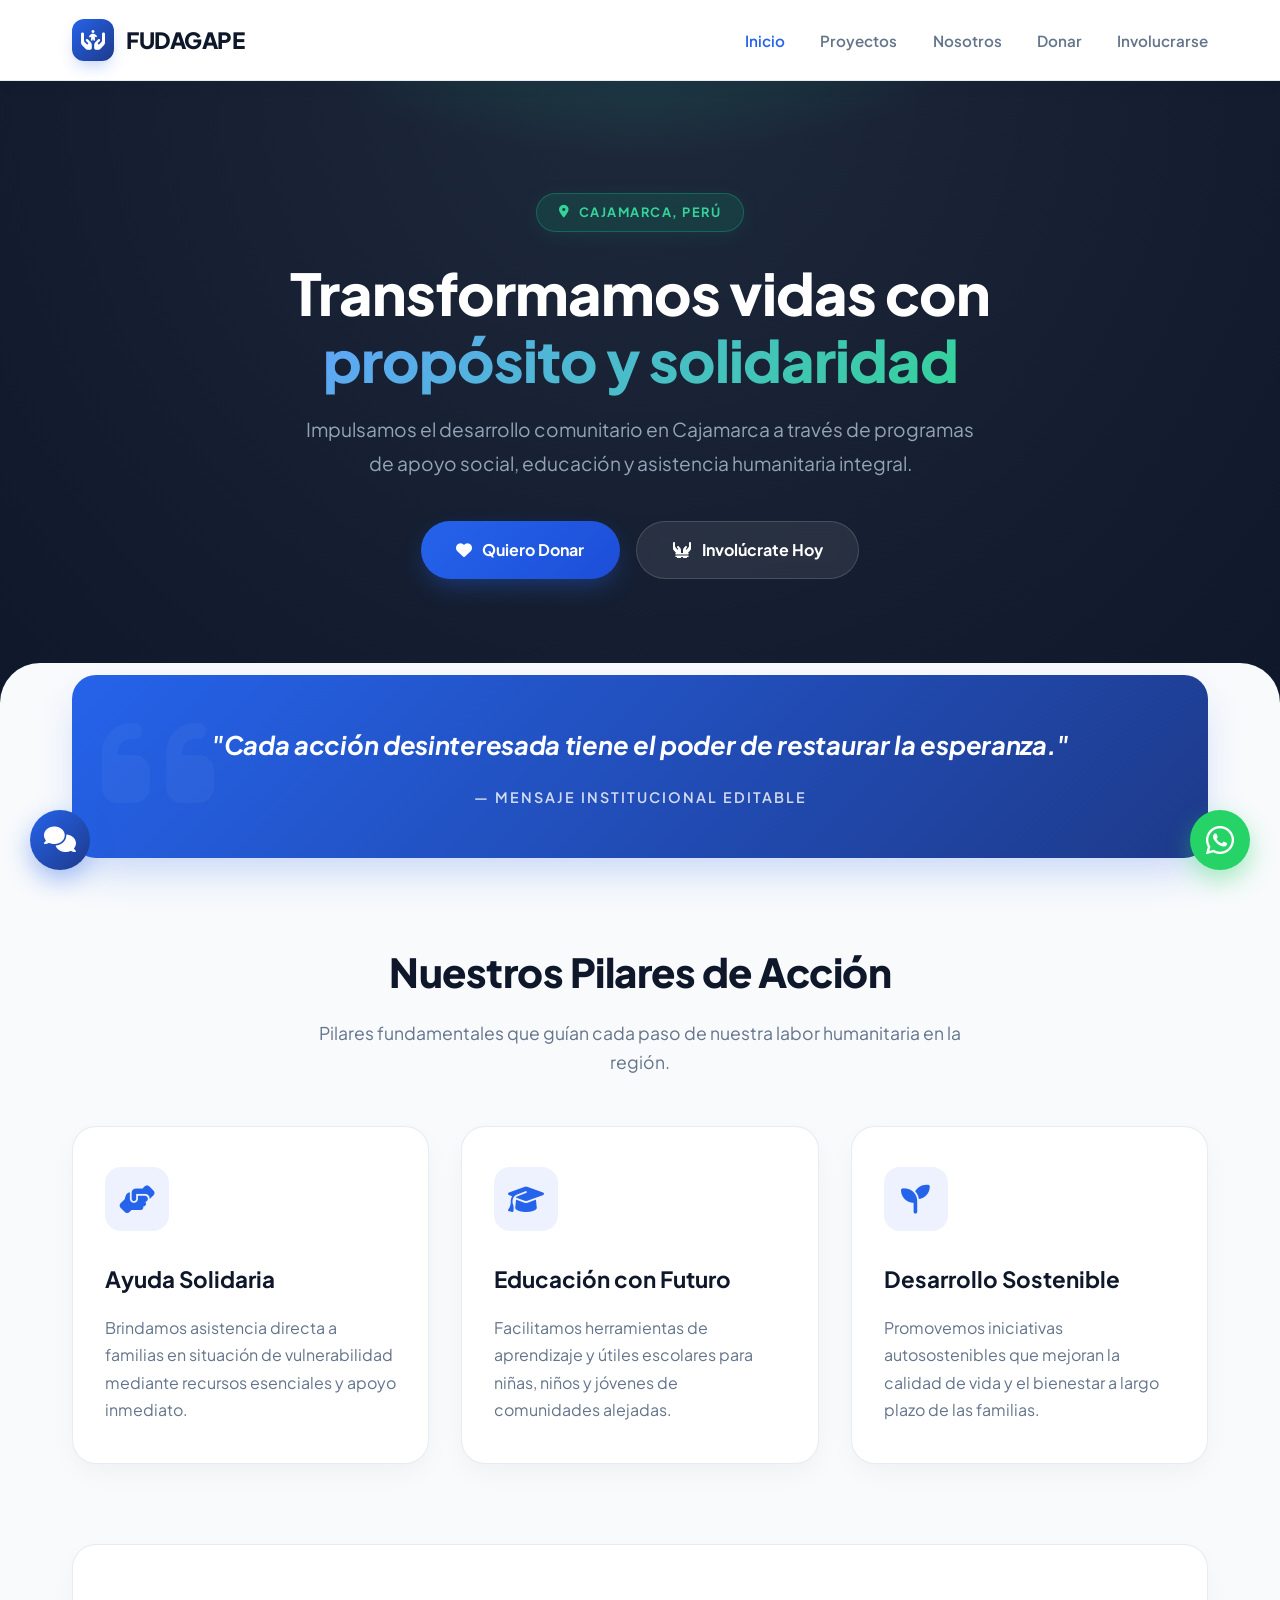
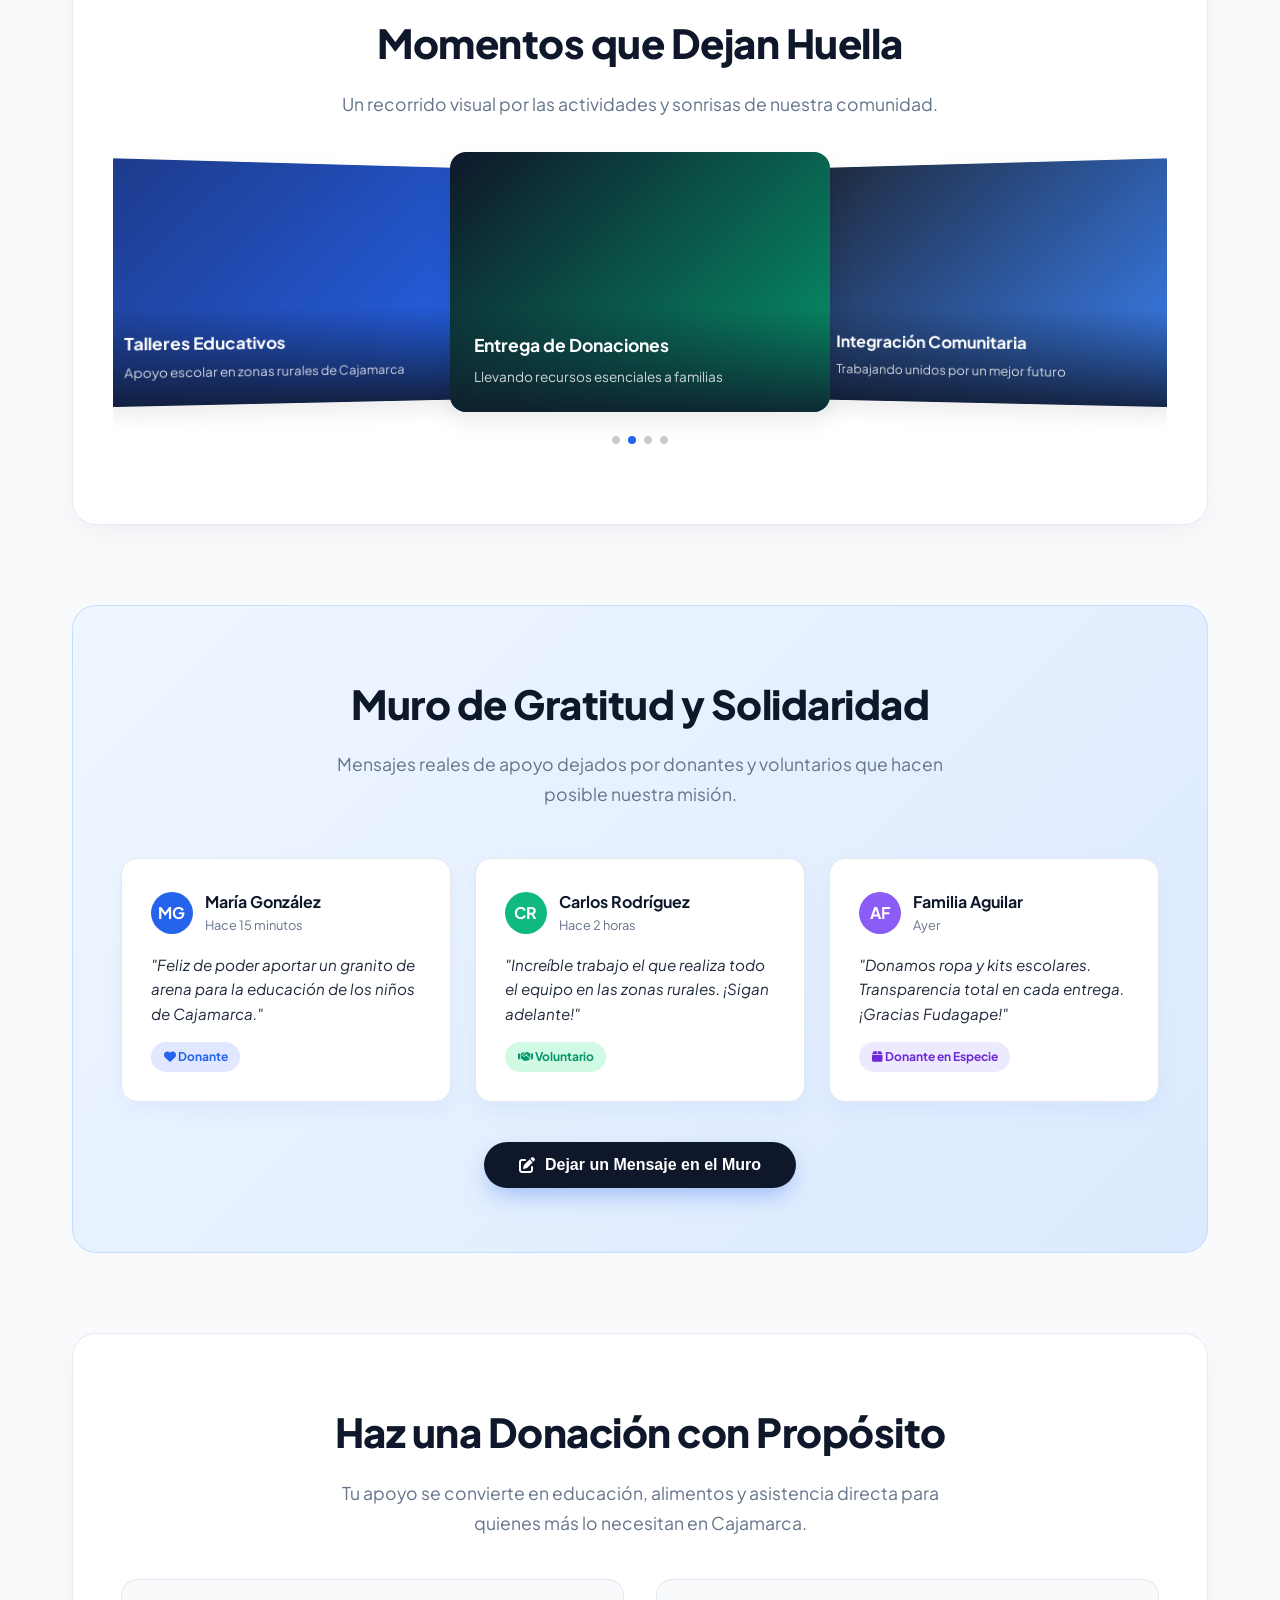
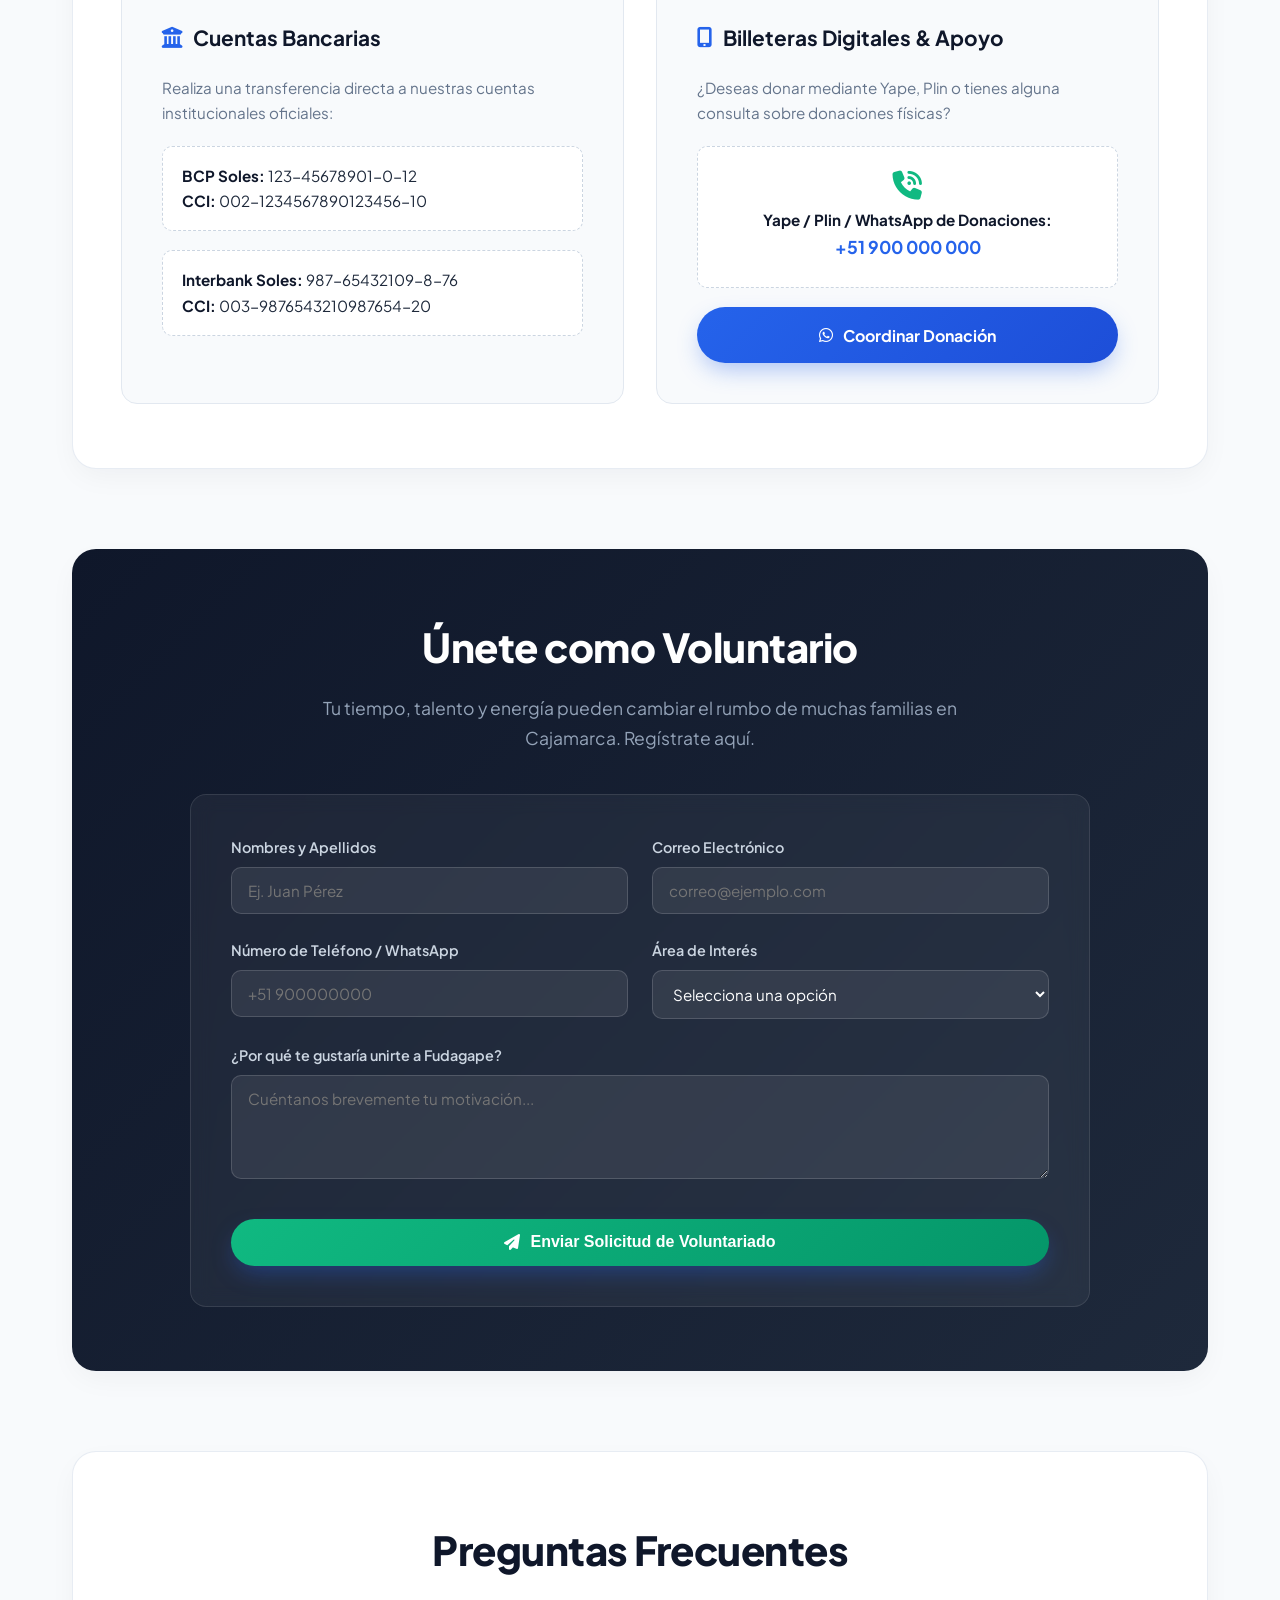
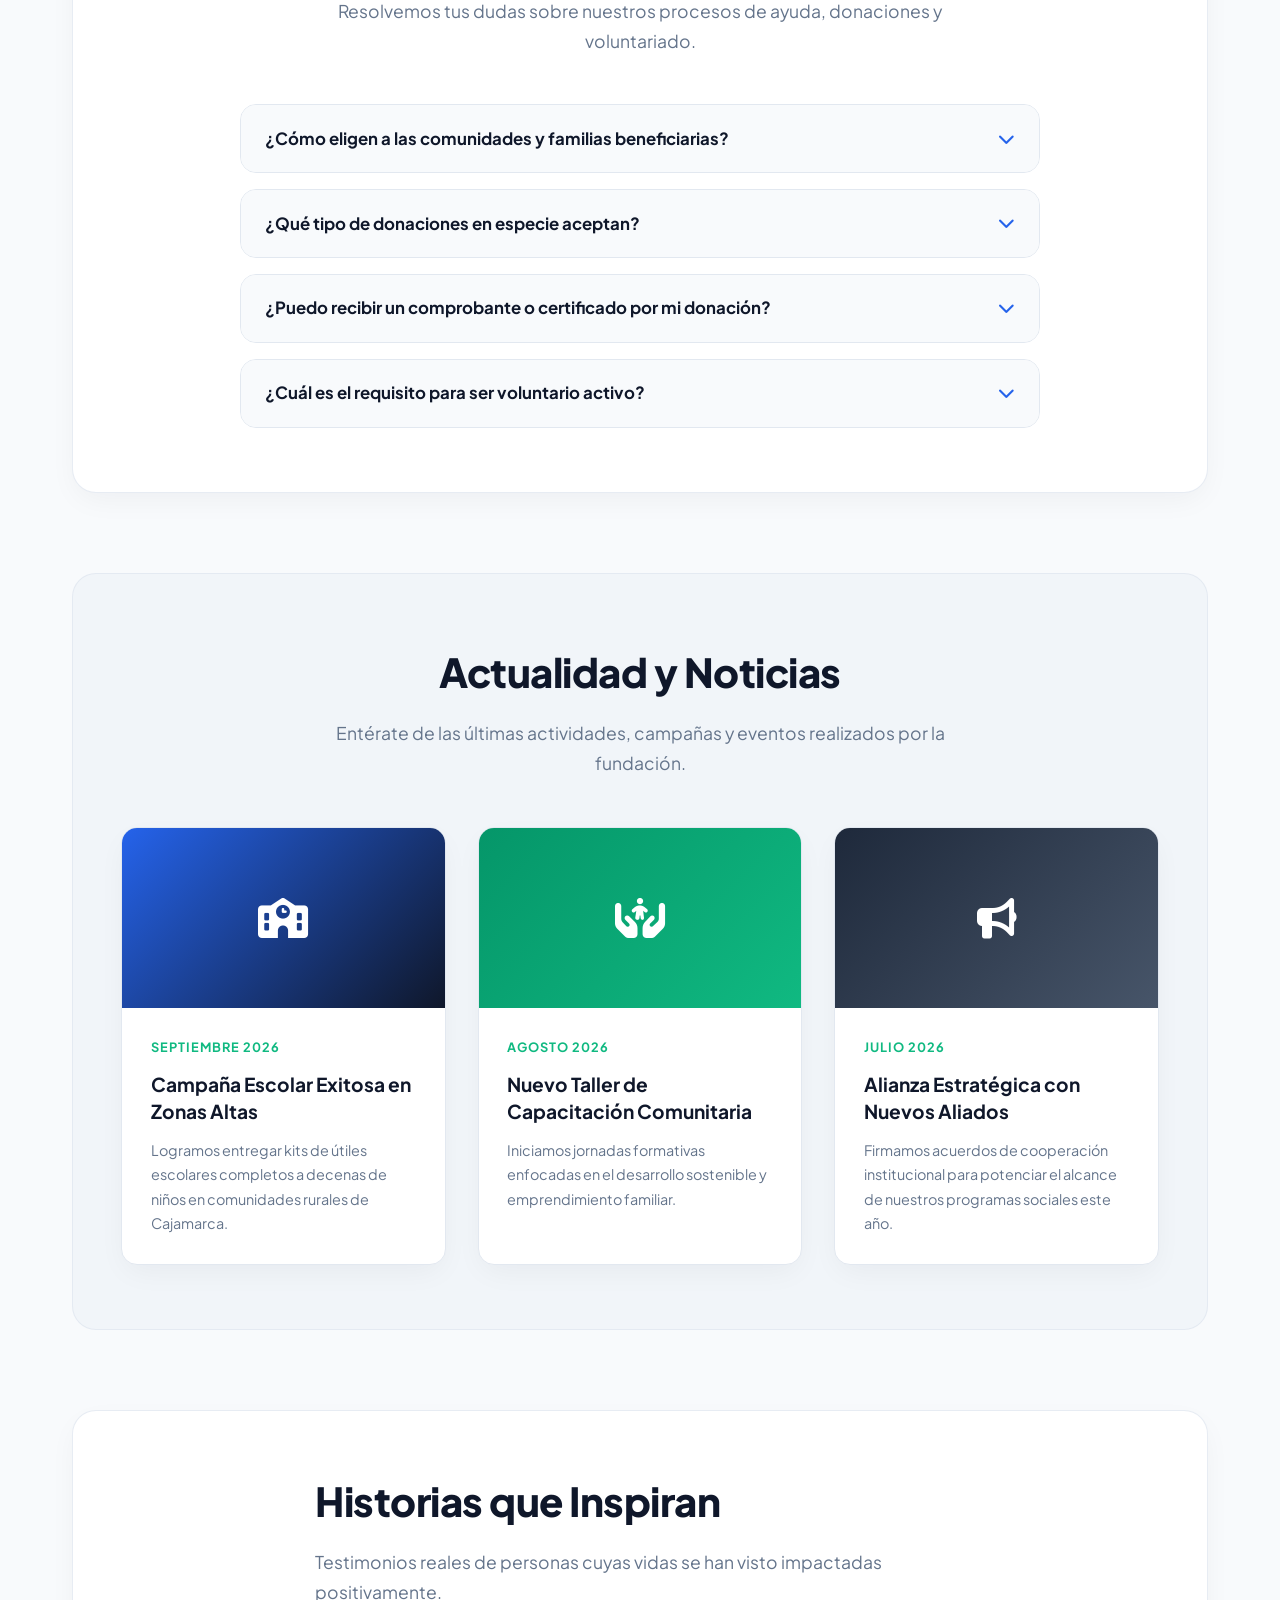
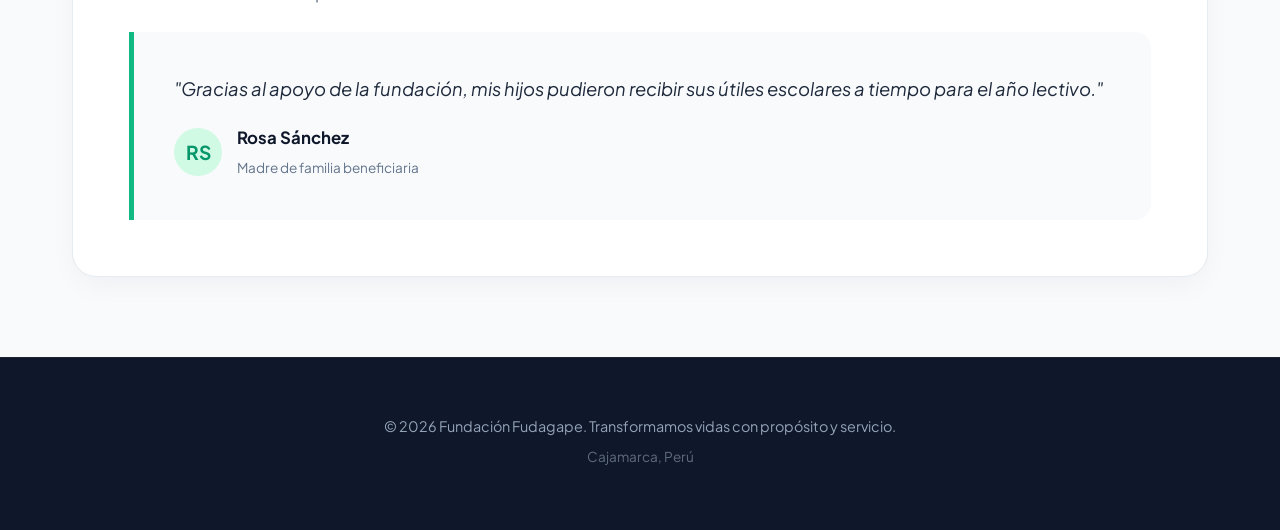
<file: templates/index.html>
<!DOCTYPE html>
<html lang="es">
<head>
    <meta charset="UTF-8">
    <meta name="viewport" content="width=device-width, initial-scale=1.0">
    <title>Fudagape | Transformamos vidas con propósito</title>
    <!-- FontAwesome para iconos -->
    <link rel="stylesheet" href="https://cdnjs.cloudflare.com/ajax/libs/font-awesome/6.4.0/css/all.min.css">
    <!-- Google Fonts -->
    <link href="https://fonts.googleapis.com/css2?family=Plus+Jakarta+Sans:wght@300;400;500;600;700;800&display=swap" rel="stylesheet">
    <!-- Swiper.js CSS para el carrusel -->
    <link rel="stylesheet" href="https://cdn.jsdelivr.net/npm/swiper@11/swiper-bundle.min.css" />
    
    <style>
        :root {
            --primary: #0F172A;
            --primary-blue: #2563EB;
            --primary-blue-dark: #1D4ED8;
            --accent-green: #10B981;
            --whatsapp-green: #25D366;
            --text-main: #1E293B;
            --text-muted: #64748B;
            --bg-body: #F8FAFC;
            --white: #FFFFFF;
            --radius-lg: 24px;
            --radius-md: 16px;
            --shadow-subtle: 0 10px 30px -5px rgba(15, 23, 42, 0.05);
            --shadow-hover: 0 20px 40px -10px rgba(37, 99, 235, 0.12);
        }

        * {
            box-sizing: border-box;
            margin: 0;
            padding: 0;
        }

        html {
            scroll-behavior: smooth;
        }

        body {
            font-family: 'Plus Jakarta Sans', sans-serif;
            background-color: var(--bg-body);
            color: var(--text-main);
            line-height: 1.7;
            overflow-x: hidden;
        }

        /* NAVBAR PREMIUM */
        header {
            background: rgba(255, 255, 255, 0.9);
            backdrop-filter: blur(12px);
            -webkit-backdrop-filter: blur(12px);
            box-shadow: 0 4px 20px rgba(0,0,0,0.03);
            position: sticky;
            top: 0;
            z-index: 1000;
            border-bottom: 1px solid rgba(226, 232, 240, 0.8);
        }

        .nav-container {
            max-width: 1200px;
            margin: 0 auto;
            padding: 1.2rem 2rem;
            display: flex;
            justify-content: space-between;
            align-items: center;
        }

        .logo-area {
            display: flex;
            align-items: center;
            gap: 12px;
            font-weight: 800;
            font-size: 1.4rem;
            color: var(--primary);
            text-decoration: none;
            letter-spacing: -0.5px;
        }

        .logo-icon-box {
            width: 42px;
            height: 42px;
            background: linear-gradient(135deg, var(--primary-blue), #1E3A8A);
            color: var(--white);
            border-radius: 12px;
            display: flex;
            align-items: center;
            justify-content: center;
            font-size: 1.2rem;
            box-shadow: 0 8px 16px -4px rgba(37, 99, 235, 0.3);
        }

        nav ul {
            display: flex;
            list-style: none;
            gap: 2.2rem;
            align-items: center;
        }

        nav a {
            text-decoration: none;
            color: var(--text-muted);
            font-weight: 600;
            font-size: 0.95rem;
            transition: all 0.25s ease;
        }

        nav a:hover, nav a.active {
            color: var(--primary-blue);
        }

        .nav-cta {
            background: var(--primary-blue) !important;
            color: var(--white) !important;
            padding: 0.6rem 1.4rem;
            border-radius: 50px;
            box-shadow: 0 4px 14px rgba(37, 99, 235, 0.3);
            transition: transform 0.2s ease, box-shadow 0.2s ease !important;
        }

        .nav-cta:hover {
            transform: translateY(-2px);
            box-shadow: 0 6px 20px rgba(37, 99, 235, 0.4);
        }

        /* HERO SECTION */
        .hero {
            background: radial-gradient(circle at 50% 0%, #1E293B 0%, #0F172A 100%);
            color: var(--white);
            padding: 7rem 2rem 9rem;
            text-align: center;
            position: relative;
            overflow: hidden;
        }

        .hero::before {
            content: '';
            position: absolute;
            top: -50%;
            left: 50%;
            transform: translateX(-50%);
            width: 800px;
            height: 400px;
            background: radial-gradient(ellipse, rgba(37, 99, 235, 0.18) 0%, rgba(16, 185, 129, 0.08) 50%, transparent 70%);
            z-index: 1;
            pointer-events: none;
        }

        .hero::after {
            content: '';
            position: absolute;
            bottom: 0;
            left: 0;
            right: 0;
            height: 60px;
            background: var(--bg-body);
            border-radius: 40px 40px 0 0;
            z-index: 2;
        }

        .hero-content {
            max-width: 800px;
            margin: 0 auto;
            position: relative;
            z-index: 3;
        }

        .badge-location {
            background: rgba(16, 185, 129, 0.15);
            border: 1px solid rgba(16, 185, 129, 0.35);
            color: #34D399;
            padding: 0.45rem 1.4rem;
            border-radius: 50px;
            font-size: 0.8rem;
            font-weight: 700;
            text-transform: uppercase;
            letter-spacing: 1.5px;
            display: inline-flex;
            align-items: center;
            gap: 8px;
            margin-bottom: 1.8rem;
            box-shadow: 0 4px 20px rgba(16, 185, 129, 0.1);
        }

        .hero h1 {
            font-size: 3.6rem;
            font-weight: 800;
            margin-bottom: 1.2rem;
            letter-spacing: -1px;
            line-height: 1.15;
            color: var(--white);
        }

        .hero h1 span {
            background: linear-gradient(135deg, #60A5FA 0%, #34D399 100%);
            -webkit-background-clip: text;
            -webkit-text-fill-color: transparent;
        }

        .hero p {
            font-size: 1.2rem;
            color: #94A3B8;
            max-width: 680px;
            margin: 0 auto 2.5rem;
            font-weight: 400;
            line-height: 1.8;
        }

        .hero-buttons {
            display: flex;
            justify-content: center;
            gap: 1rem;
            flex-wrap: wrap;
        }

        .btn-primary {
            background: linear-gradient(135deg, var(--primary-blue), var(--primary-blue-dark));
            color: var(--white);
            padding: 0.9rem 2.2rem;
            border-radius: 50px;
            font-weight: 700;
            text-decoration: none;
            display: inline-flex;
            align-items: center;
            gap: 10px;
            box-shadow: 0 10px 25px -5px rgba(37, 99, 235, 0.4);
            transition: all 0.3s cubic-bezier(0.4, 0, 0.2, 1);
            border: none;
            cursor: pointer;
            font-size: 1rem;
        }

        .btn-primary:hover {
            transform: translateY(-3px);
            box-shadow: 0 15px 30px -5px rgba(37, 99, 235, 0.6);
        }

        .btn-secondary {
            background: rgba(255, 255, 255, 0.08);
            border: 1px solid rgba(255, 255, 255, 0.15);
            color: var(--white);
            padding: 0.9rem 2.2rem;
            border-radius: 50px;
            font-weight: 700;
            text-decoration: none;
            display: inline-flex;
            align-items: center;
            gap: 10px;
            backdrop-filter: blur(8px);
            transition: all 0.3s cubic-bezier(0.4, 0, 0.2, 1);
        }

        .btn-secondary:hover {
            background: rgba(255, 255, 255, 0.15);
            border-color: rgba(255, 255, 255, 0.3);
            transform: translateY(-3px);
        }

        /* CONTENEDOR PRINCIPAL */
        .main-container {
            max-width: 1200px;
            margin: -3rem auto 5rem;
            padding: 0 2rem;
            position: relative;
            z-index: 10;
            display: flex;
            flex-direction: column;
            gap: 5rem;
        }

        .section-header {
            text-align: center;
            max-width: 650px;
            margin: 0 auto 3rem;
        }

        .section-header h2 {
            font-size: 2.5rem;
            font-weight: 800;
            color: var(--primary);
            letter-spacing: -0.5px;
            margin-bottom: 0.8rem;
        }

        .section-header p {
            color: var(--text-muted);
            font-size: 1.1rem;
        }

        /* BANNER INSTITUCIONAL */
        .quote-banner {
            background: linear-gradient(135deg, var(--primary-blue) 0%, #1E3A8A 100%);
            border-radius: var(--radius-lg);
            padding: 3rem 2.5rem;
            color: var(--white);
            text-align: center;
            box-shadow: 0 20px 40px -10px rgba(37, 99, 235, 0.25);
            position: relative;
            overflow: hidden;
        }

        .quote-banner::before {
            content: '\f10d';
            font-family: 'Font Awesome 6 Free';
            font-weight: 900;
            position: absolute;
            top: -20px;
            left: 30px;
            font-size: 8rem;
            color: rgba(255, 255, 255, 0.04);
        }

        .quote-banner blockquote {
            font-size: 1.6rem;
            font-weight: 700;
            font-style: italic;
            margin-bottom: 1rem;
            letter-spacing: -0.3px;
        }

        .quote-banner span {
            font-size: 0.9rem;
            text-transform: uppercase;
            letter-spacing: 2px;
            opacity: 0.8;
            font-weight: 600;
        }

        /* PILARES GRID */
        .pillars-grid {
            display: grid;
            grid-template-columns: repeat(3, 1fr);
            gap: 2rem;
        }

        .pillar-card {
            background: var(--white);
            padding: 2.5rem 2rem;
            border-radius: var(--radius-lg);
            box-shadow: var(--shadow-subtle);
            border: 1px solid rgba(226, 232, 240, 0.8);
            transition: all 0.3s cubic-bezier(0.4, 0, 0.2, 1);
            display: flex;
            flex-direction: column;
        }

        .pillar-card:hover {
            transform: translateY(-8px);
            box-shadow: var(--shadow-hover);
            border-color: rgba(37, 99, 235, 0.2);
        }

        .pillar-icon-box {
            width: 64px;
            height: 64px;
            background: #EEF2FF;
            color: var(--primary-blue);
            border-radius: var(--radius-md);
            display: flex;
            align-items: center;
            justify-content: center;
            font-size: 1.8rem;
            margin-bottom: 1.8rem;
            transition: all 0.3s ease;
        }

        .pillar-card:hover .pillar-icon-box {
            background: var(--primary-blue);
            color: var(--white);
            transform: scale(1.08) rotate(5deg);
        }

        .pillar-card h3 {
            color: var(--primary);
            font-size: 1.4rem;
            font-weight: 700;
            margin-bottom: 1rem;
        }

        .pillar-card p {
            color: var(--text-muted);
            font-size: 1rem;
            line-height: 1.7;
        }

        /* CARRUSEL DE FOTOS */
        .gallery-section {
            background: var(--white);
            border-radius: var(--radius-lg);
            padding: 4rem 2.5rem;
            box-shadow: var(--shadow-subtle);
            border: 1px solid rgba(226, 232, 240, 0.8);
        }

        .swiper {
            width: 100%;
            padding-top: 1rem;
            padding-bottom: 3rem;
        }

        .swiper-slide {
            background-position: center;
            background-size: cover;
            width: 380px;
            height: 260px;
            border-radius: var(--radius-md);
            overflow: hidden;
            box-shadow: 0 10px 25px rgba(0,0,0,0.08);
            position: relative;
            display: flex;
            align-items: flex-end;
        }

        .slide-content {
            background: linear-gradient(to top, rgba(15, 23, 42, 0.85), transparent);
            width: 100%;
            padding: 1.5rem;
            color: var(--white);
        }

        .slide-content h4 {
            font-size: 1.1rem;
            font-weight: 700;
            margin-bottom: 0.2rem;
        }

        .slide-content p {
            font-size: 0.85rem;
            opacity: 0.8;
        }

        .swiper-pagination-bullet-active {
            background: var(--primary-blue) !important;
        }

        /* ==========================================
           MURO DE AGRADECIMIENTOS EN VIVO (WALL)
           ========================================== */
        .gratitude-section {
            background: linear-gradient(135deg, #EFF6FF 0%, #DBEAFE 100%);
            border-radius: var(--radius-lg);
            padding: 4rem 3rem;
            border: 1px solid rgba(191, 219, 254, 0.8);
            position: relative;
        }

        .gratitude-grid {
            display: grid;
            grid-template-columns: repeat(3, 1fr);
            gap: 1.5rem;
            margin-top: 2rem;
        }

        .gratitude-card {
            background: var(--white);
            border-radius: var(--radius-md);
            padding: 1.8rem;
            box-shadow: 0 10px 20px rgba(37, 99, 235, 0.05);
            border: 1px solid #E2E8F0;
            display: flex;
            flex-direction: column;
            gap: 1rem;
            transition: transform 0.3s ease;
        }

        .gratitude-card:hover {
            transform: translateY(-5px);
        }

        .gratitude-header {
            display: flex;
            align-items: center;
            gap: 12px;
        }

        .donor-avatar {
            width: 42px;
            height: 42px;
            border-radius: 50%;
            background: #2563EB;
            color: var(--white);
            display: flex;
            align-items: center;
            justify-content: center;
            font-weight: 700;
            font-size: 1rem;
        }

        .gratitude-card p {
            font-size: 0.95rem;
            color: var(--text-main);
            font-style: italic;
            line-height: 1.6;
        }

        .gratitude-badge {
            font-size: 0.75rem;
            background: #E0E7FF;
            color: var(--primary-blue);
            padding: 0.3rem 0.8rem;
            border-radius: 50px;
            font-weight: 700;
            align-self: flex-start;
        }

        .add-gratitude-box {
            text-align: center;
            margin-top: 2.5rem;
        }

        /* SECCIÓN DE DONACIONES */
        .donation-section {
            background: var(--white);
            border-radius: var(--radius-lg);
            padding: 4rem 3rem;
            box-shadow: var(--shadow-subtle);
            border: 1px solid rgba(226, 232, 240, 0.8);
            text-align: center;
        }

        .donation-grid {
            display: grid;
            grid-template-columns: repeat(2, 1fr);
            gap: 2rem;
            margin-top: 2.5rem;
            text-align: left;
        }

        .donation-card {
            background: #F8FAFC;
            border: 1px solid #E2E8F0;
            border-radius: var(--radius-md);
            padding: 2.5rem;
            display: flex;
            flex-direction: column;
            gap: 1.2rem;
        }

        .donation-card h3 {
            color: var(--primary);
            font-size: 1.3rem;
            display: flex;
            align-items: center;
            gap: 10px;
        }

        .donation-card h3 i {
            color: var(--primary-blue);
        }

        .bank-info {
            background: var(--white);
            padding: 1rem 1.2rem;
            border-radius: 10px;
            border: 1px dashed #CBD5E1;
            font-size: 0.95rem;
        }

        .bank-info strong {
            color: var(--primary);
        }

        /* SECCIÓN DE VOLUNTARIADO */
        .involve-section {
            background: linear-gradient(135deg, #0F172A 0%, #1E293B 100%);
            color: var(--white);
            border-radius: var(--radius-lg);
            padding: 4rem 3rem;
            box-shadow: var(--shadow-subtle);
            position: relative;
            overflow: hidden;
        }

        .involve-section .section-header h2 {
            color: var(--white);
        }

        .involve-section .section-header p {
            color: #94A3B8;
        }

        .involve-form {
            background: rgba(255, 255, 255, 0.05);
            border: 1px solid rgba(255, 255, 255, 0.1);
            backdrop-filter: blur(10px);
            padding: 2.5rem;
            border-radius: var(--radius-md);
            display: grid;
            grid-template-columns: repeat(2, 1fr);
            gap: 1.5rem;
            max-width: 900px;
            margin: 0 auto;
        }

        .form-group {
            display: flex;
            flex-direction: column;
            gap: 0.5rem;
        }

        .form-group.full {
            grid-column: span 2;
        }

        .form-group label {
            font-size: 0.9rem;
            font-weight: 600;
            color: #CBD5E1;
        }

        .form-group input, .form-group select, .form-group textarea {
            background: rgba(255, 255, 255, 0.08);
            border: 1px solid rgba(255, 255, 255, 0.15);
            padding: 0.8rem 1rem;
            border-radius: 10px;
            color: var(--white);
            font-family: 'Plus Jakarta Sans', sans-serif;
            font-size: 0.95rem;
            outline: none;
            transition: border-color 0.2s;
        }

        .form-group input:focus, .form-group select:focus, .form-group textarea:focus {
            border-color: var(--accent-green);
        }

        .form-group select option {
            background: var(--primary);
            color: var(--white);
        }

        /* FAQ Y NOTICIAS */
        .faq-section {
            background: var(--white);
            border-radius: var(--radius-lg);
            padding: 4rem 3rem;
            box-shadow: var(--shadow-subtle);
            border: 1px solid rgba(226, 232, 240, 0.8);
        }

        .faq-accordion {
            max-width: 800px;
            margin: 0 auto;
            display: flex;
            flex-direction: column;
            gap: 1rem;
        }

        .faq-item {
            border: 1px solid #E2E8F0;
            border-radius: var(--radius-md);
            overflow: hidden;
            transition: all 0.2s ease;
        }

        .faq-question {
            background: #F8FAFC;
            padding: 1.2rem 1.5rem;
            font-weight: 700;
            color: var(--primary);
            cursor: pointer;
            display: flex;
            justify-content: space-between;
            align-items: center;
            font-size: 1.05rem;
        }

        .faq-question i {
            transition: transform 0.3s ease;
            color: var(--primary-blue);
        }

        .faq-item.active .faq-question i {
            transform: rotate(180deg);
        }

        .faq-answer {
            max-height: 0;
            overflow: hidden;
            transition: max-height 0.3s ease, padding 0.3s ease;
            padding: 0 1.5rem;
            color: var(--text-muted);
            font-size: 0.95rem;
            background: var(--white);
        }

        .faq-item.active .faq-answer {
            max-height: 200px;
            padding: 1rem 1.5rem 1.5rem;
        }

        .news-section {
            background: #F1F5F9;
            border-radius: var(--radius-lg);
            padding: 4rem 3rem;
            border: 1px solid rgba(226, 232, 240, 0.8);
        }

        .news-grid {
            display: grid;
            grid-template-columns: repeat(3, 1fr);
            gap: 2rem;
        }

        .news-card {
            background: var(--white);
            border-radius: var(--radius-md);
            overflow: hidden;
            box-shadow: var(--shadow-subtle);
            border: 1px solid #E2E8F0;
            display: flex;
            flex-direction: column;
            transition: transform 0.3s ease;
        }

        .news-card:hover {
            transform: translateY(-5px);
            box-shadow: var(--shadow-hover);
        }

        .news-img {
            height: 180px;
            background: linear-gradient(135deg, var(--primary-blue), var(--primary));
            display: flex;
            align-items: center;
            justify-content: center;
            color: var(--white);
            font-size: 2.5rem;
        }

        .news-content {
            padding: 1.8rem;
            display: flex;
            flex-direction: column;
            gap: 0.8rem;
            flex: 1;
        }

        .news-date {
            font-size: 0.8rem;
            color: var(--accent-green);
            font-weight: 700;
            text-transform: uppercase;
            letter-spacing: 1px;
        }

        .news-content h3 {
            font-size: 1.2rem;
            color: var(--primary);
            font-weight: 700;
            line-height: 1.4;
        }

        .news-content p {
            font-size: 0.9rem;
            color: var(--text-muted);
        }

        /* HISTORIAS QUE INSPIRAN */
        .stories-container {
            background: var(--white);
            border-radius: var(--radius-lg);
            padding: 3.5rem;
            box-shadow: var(--shadow-subtle);
            border: 1px solid rgba(226, 232, 240, 0.8);
        }

        .story-card {
            background: #F8FAFC;
            border-left: 5px solid var(--accent-green);
            padding: 2.5rem;
            border-radius: 0 var(--radius-md) var(--radius-md) 0;
            margin-top: 1.5rem;
        }

        .story-card p {
            font-size: 1.15rem;
            font-style: italic;
            color: var(--text-main);
            margin-bottom: 1.2rem;
            line-height: 1.8;
        }

        .story-author {
            display: flex;
            align-items: center;
            gap: 15px;
        }

        .author-avatar {
            width: 48px;
            height: 48px;
            background: #D1FAE5;
            color: #059669;
            border-radius: 50%;
            display: flex;
            align-items: center;
            justify-content: center;
            font-weight: 700;
            font-size: 1.2rem;
        }

        .author-info h4 {
            color: var(--primary);
            font-size: 1.05rem;
            font-weight: 700;
        }

        .author-info span {
            color: var(--text-muted);
            font-size: 0.85rem;
        }

        /* BOTÓN FLOTANTE DE WHATSAPP */
        .whatsapp-float {
            position: fixed;
            bottom: 30px;
            right: 30px;
            background-color: var(--whatsapp-green);
            color: var(--white);
            width: 60px;
            height: 60px;
            border-radius: 50%;
            display: flex;
            align-items: center;
            justify-content: center;
            font-size: 2rem;
            box-shadow: 0 10px 25px rgba(37, 211, 102, 0.4);
            z-index: 2000;
            transition: all 0.3s cubic-bezier(0.4, 0, 0.2, 1);
            text-decoration: none;
        }

        .whatsapp-float:hover {
            transform: scale(1.1) translateY(-4px);
            box-shadow: 0 15px 30px rgba(37, 211, 102, 0.6);
            color: var(--white);
        }

        /* WIDGET DE CHATBOT CON IA */
        .chat-toggle-btn {
            position: fixed;
            bottom: 30px;
            left: 30px;
            background: linear-gradient(135deg, var(--primary-blue), #1E3A8A);
            color: var(--white);
            width: 60px;
            height: 60px;
            border-radius: 50%;
            display: flex;
            align-items: center;
            justify-content: center;
            font-size: 1.6rem;
            box-shadow: 0 10px 25px rgba(37, 99, 235, 0.4);
            z-index: 2000;
            cursor: pointer;
            border: none;
            transition: all 0.3s cubic-bezier(0.4, 0, 0.2, 1);
        }

        .chat-toggle-btn:hover {
            transform: scale(1.1) translateY(-4px);
            box-shadow: 0 15px 30px rgba(37, 99, 235, 0.6);
        }

        .chat-window {
            position: fixed;
            bottom: 105px;
            left: 30px;
            width: 360px;
            height: 480px;
            background: var(--white);
            border-radius: var(--radius-lg);
            box-shadow: 0 20px 40px -10px rgba(15, 23, 42, 0.2);
            z-index: 2000;
            display: flex;
            flex-direction: column;
            overflow: hidden;
            border: 1px solid rgba(226, 232, 240, 0.8);
            transform: scale(0);
            transform-origin: bottom left;
            transition: transform 0.3s cubic-bezier(0.4, 0, 0.2, 1);
        }

        .chat-window.active {
            transform: scale(1);
        }

        .chat-header {
            background: var(--primary);
            color: var(--white);
            padding: 1.2rem;
            display: flex;
            justify-content: space-between;
            align-items: center;
        }

        .chat-header h3 {
            font-size: 1rem;
            font-weight: 700;
            display: flex;
            align-items: center;
            gap: 8px;
        }

        .chat-header h3 i {
            color: var(--accent-green);
        }

        .chat-close {
            background: none;
            border: none;
            color: var(--white);
            font-size: 1.2rem;
            cursor: pointer;
            opacity: 0.8;
            transition: opacity 0.2s;
        }

        .chat-close:hover {
            opacity: 1;
        }

        .chat-body {
            flex: 1;
            padding: 1rem;
            overflow-y: auto;
            display: flex;
            flex-direction: column;
            gap: 1rem;
            background: #F8FAFC;
        }

        .chat-message {
            max-width: 80%;
            padding: 0.8rem 1rem;
            border-radius: 14px;
            font-size: 0.9rem;
            line-height: 1.5;
        }

        .chat-message.bot {
            background: var(--white);
            color: var(--text-main);
            align-self: flex-start;
            border: 1px solid #E2E8F0;
            border-bottom-left-radius: 4px;
        }

        .chat-message.user {
            background: var(--primary-blue);
            color: var(--white);
            align-self: flex-end;
            border-bottom-right-radius: 4px;
        }

        .chat-footer {
            padding: 0.8rem;
            background: var(--white);
            border-top: 1px solid #E2E8F0;
            display: flex;
            gap: 8px;
        }

        .chat-footer input {
            flex: 1;
            padding: 0.6rem 1rem;
            border: 1px solid #CBD5E1;
            border-radius: 50px;
            outline: none;
            font-family: 'Plus Jakarta Sans', sans-serif;
            font-size: 0.9rem;
            transition: border-color 0.2s;
        }

        .chat-footer input:focus {
            border-color: var(--primary-blue);
        }

        .chat-footer button {
            background: var(--primary-blue);
            color: var(--white);
            border: none;
            width: 40px;
            height: 40px;
            border-radius: 50%;
            cursor: pointer;
            display: flex;
            align-items: center;
            justify-content: center;
            transition: background 0.2s;
        }

        .chat-footer button:hover {
            background: var(--primary-blue-dark);
        }

        /* FOOTER */
        footer {
            background: var(--primary);
            color: #94A3B8;
            text-align: center;
            padding: 3.5rem 2rem;
            font-size: 0.9rem;
            border-top: 1px solid rgba(255, 255, 255, 0.05);
        }

        footer p {
            margin-bottom: 0.4rem;
        }

        @media (max-width: 968px) {
            .hero h1 { font-size: 2.8rem; }
            .pillars-grid, .donation-grid, .involve-form, .news-grid, .gratitude-grid { grid-template-columns: repeat(1, 1fr); }
            .nav-container nav ul { display: none; }
            .stories-container, .gallery-section, .donation-section, .involve-section, .faq-section, .news-section, .gratitude-section { padding: 2rem; }
            .swiper-slide { width: 300px; height: 220px; }
            .whatsapp-float { width: 52px; height: 52px; font-size: 1.7rem; bottom: 20px; right: 20px; }
            .chat-toggle-btn { width: 52px; height: 52px; font-size: 1.4rem; bottom: 20px; left: 20px; }
            .chat-window { width: calc(100vw - 40px); left: 20px; right: 20px; height: 420px; bottom: 85px; }
            .form-group.full { grid-column: span 1; }
        }
    </style>
</head>
<body>

    <!-- BOTÓN FLOTANTE DE WHATSAPP -->
    <a href="https://api.whatsapp.com/send?phone=14076555078&text=Hola%20Fudagape,%20deseo%20más%20información." target="_blank" class="whatsapp-float" title="Escríbenos por WhatsApp">
        <i class="fa-brands fa-whatsapp"></i>
    </a>

    <!-- WIDGET DE CHATBOT CON IA -->
    <button class="chat-toggle-btn" id="chatToggle" title="Pregúntale a la IA">
        <i class="fa-solid fa-comments"></i>
    </button>

    <div class="chat-window" id="chatWindow">
        <div class="chat-header">
            <h3><i class="fa-solid fa-circle"></i> Asistente Fudagape</h3>
            <button class="chat-close" id="chatClose"><i class="fa-solid fa-xmark"></i></button>
        </div>
        <div class="chat-body" id="chatBody">
            <div class="chat-message bot">
                ¡Hola! Soy el asistente virtual de Fudagape. ¿En qué puedo ayudarte hoy sobre nuestras campañas o voluntariados?
            </div>
        </div>
        <div class="chat-footer">
            <input type="text" id="chatInput" placeholder="Escribe tu consulta...">
            <button id="chatSend"><i class="fa-solid fa-paper-plane"></i></button>
        </div>
    </div>

    <!-- NAVBAR PREMIUM -->
    <header>
        <div class="nav-container">
            <a href="/" class="logo-area">
                <div class="logo-icon-box">
                    <i class="fa-solid fa-hands-holding-child"></i>
                </div>
                <span>FUDAGAPE</span>
            </a>
            <nav>
                <ul>
                    <li><a href="/" class="active">Inicio</a></li>
                    <li><a href="/#proyectos">Proyectos</a></li>
                    <li><a href="/nosotros">Nosotros</a></li>
                    <li><a href="/#donar">Donar</a></li>
                    <li><a href="#involucrarse">Involucrarse</a></li>
                </ul>
            </nav>
        </div>
    </header>

    <!-- HERO SECTION -->
    <section class="hero">
        <div class="hero-content">
            <div class="badge-location">
                <i class="fa-solid fa-location-dot"></i> Cajamarca, Perú
            </div>
            <h1>Transformamos vidas con <span>propósito y solidaridad</span></h1>
            <p>Impulsamos el desarrollo comunitario en Cajamarca a través de programas de apoyo social, educación y asistencia humanitaria integral.</p>
            <div class="hero-buttons">
                <a href="#donar" class="btn-primary">
                    <i class="fa-solid fa-heart"></i> Quiero Donar
                </a>
                <a href="#involucrarse" class="btn-secondary">
                    <i class="fa-solid fa-hands-bound"></i> Involúcrate Hoy
                </a>
            </div>
        </div>
    </section>

    <!-- CONTENEDOR PRINCIPAL -->
    <main class="main-container">
        
        <!-- BANNER INSTITUCIONAL -->
        <div class="quote-banner">
            <blockquote>"Cada acción desinteresada tiene el poder de restaurar la esperanza."</blockquote>
            <span>— Mensaje institucional editable</span>
        </div>

        <!-- SECCIÓN PILARES DE ACCIÓN -->
        <section id="proyectos">
            <div class="section-header">
                <h2>Nuestros Pilares de Acción</h2>
                <p>Pilares fundamentales que guían cada paso de nuestra labor humanitaria en la región.</p>
            </div>

            <div class="pillars-grid">
                <div class="pillar-card">
                    <div class="pillar-icon-box">
                        <i class="fa-solid fa-handshake-angle"></i>
                    </div>
                    <h3>Ayuda Solidaria</h3>
                    <p>Brindamos asistencia directa a familias en situación de vulnerabilidad mediante recursos esenciales y apoyo inmediato.</p>
                </div>

                <div class="pillar-card">
                    <div class="pillar-icon-box">
                        <i class="fa-solid fa-graduation-cap"></i>
                    </div>
                    <h3>Educación con Futuro</h3>
                    <p>Facilitamos herramientas de aprendizaje y útiles escolares para niñas, niños y jóvenes de comunidades alejadas.</p>
                </div>

                <div class="pillar-card">
                    <div class="pillar-icon-box">
                        <i class="fa-solid fa-seedling"></i>
                    </div>
                    <h3>Desarrollo Sostenible</h3>
                    <p>Promovemos iniciativas autosostenibles que mejoran la calidad de vida y el bienestar a largo plazo de las familias.</p>
                </div>
            </div>
        </section>

        <!-- CARRUSEL DE FOTOS -->
        <section class="gallery-section">
            <div class="section-header" style="margin-bottom: 1rem;">
                <h2>Momentos que Dejan Huella</h2>
                <p>Un recorrido visual por las actividades y sonrisas de nuestra comunidad.</p>
            </div>

            <div class="swiper mySwiper">
                <div class="swiper-wrapper">
                    <div class="swiper-slide" style="background: linear-gradient(135deg, #1E3A8A, #2563EB);">
                        <div class="slide-content">
                            <h4>Talleres Educativos</h4>
                            <p>Apoyo escolar en zonas rurales de Cajamarca</p>
                        </div>
                    </div>
                    <div class="swiper-slide" style="background: linear-gradient(135deg, #0F172A, #059669);">
                        <div class="slide-content">
                            <h4>Entrega de Donaciones</h4>
                            <p>Llevando recursos esenciales a familias</p>
                        </div>
                    </div>
                    <div class="swiper-slide" style="background: linear-gradient(135deg, #1E293B, #3B82F6);">
                        <div class="slide-content">
                            <h4>Integración Comunitaria</h4>
                            <p>Trabajando unidos por un mejor futuro</p>
                        </div>
                    </div>
                    <div class="swiper-slide" style="background: linear-gradient(135deg, #065F46, #10B981);">
                        <div class="slide-content">
                            <h4>Desarrollo Sostenible</h4>
                            <p>Proyectos de capacitación a largo plazo</p>
                        </div>
                    </div>
                </div>
                <div class="swiper-pagination"></div>
            </div>
        </section>

        <!-- ==========================================
           MURO DE AGRADECIMIENTOS EN VIVO
           ========================================== -->
        <section class="gratitude-section">
            <div class="section-header">
                <h2>Muro de Gratitud y Solidaridad</h2>
                <p>Mensajes reales de apoyo dejados por donantes y voluntarios que hacen posible nuestra misión.</p>
            </div>

            <div class="gratitude-grid" id="gratitudeGrid">
                <div class="gratitude-card">
                    <div class="gratitude-header">
                        <div class="donor-avatar">MG</div>
                        <div>
                            <strong style="color: var(--primary);">María González</strong>
                            <div style="font-size: 0.8rem; color: var(--text-muted);">Hace 15 minutos</div>
                        </div>
                    </div>
                    <p>"Feliz de poder aportar un granito de arena para la educación de los niños de Cajamarca."</p>
                    <span class="gratitude-badge"><i class="fa-solid fa-heart"></i> Donante</span>
                </div>

                <div class="gratitude-card">
                    <div class="gratitude-header">
                        <div class="donor-avatar" style="background: #10B981;">CR</div>
                        <div>
                            <strong style="color: var(--primary);">Carlos Rodríguez</strong>
                            <div style="font-size: 0.8rem; color: var(--text-muted);">Hace 2 horas</div>
                        </div>
                    </div>
                    <p>"Increíble trabajo el que realiza todo el equipo en las zonas rurales. ¡Sigan adelante!"</p>
                    <span class="gratitude-badge" style="background: #D1FAE5; color: #059669;"><i class="fa-solid fa-handshake"></i> Voluntario</span>
                </div>

                <div class="gratitude-card">
                    <div class="gratitude-header">
                        <div class="donor-avatar" style="background: #8B5CF6;">AF</div>
                        <div>
                            <strong style="color: var(--primary);">Familia Aguilar</strong>
                            <div style="font-size: 0.8rem; color: var(--text-muted);">Ayer</div>
                        </div>
                    </div>
                    <p>"Donamos ropa y kits escolares. Transparencia total en cada entrega. ¡Gracias Fudagape!"</p>
                    <span class="gratitude-badge" style="background: #EDE9FE; color: #6D28D9;"><i class="fa-solid fa-box"></i> Donante en Especie</span>
                </div>
            </div>

            <div class="add-gratitude-box">
                <button class="btn-primary" onclick="addGratitudeMessage()" style="background: var(--primary);">
                    <i class="fa-solid fa-pen-to-square"></i> Dejar un Mensaje en el Muro
                </button>
            </div>
        </section>

        <!-- SECCIÓN DE DONACIONES -->
        <section id="donar" class="donation-section">
            <div class="section-header" style="margin-bottom: 1rem;">
                <h2>Haz una Donación con Propósito</h2>
                <p>Tu apoyo se convierte en educación, alimentos y asistencia directa para quienes más lo necesitan en Cajamarca.</p>
            </div>

            <div class="donation-grid">
                <div class="donation-card">
                    <h3><i class="fa-solid fa-building-columns"></i> Cuentas Bancarias</h3>
                    <p style="color: var(--text-muted); font-size: 0.95rem;">Realiza una transferencia directa a nuestras cuentas institucionales oficiales:</p>
                    <div class="bank-info">
                        <strong>BCP Soles:</strong> 123-45678901-0-12<br>
                        <strong>CCI:</strong> 002-1234567890123456-10
                    </div>
                    <div class="bank-info">
                        <strong>Interbank Soles:</strong> 987-65432109-8-76<br>
                        <strong>CCI:</strong> 003-9876543210987654-20
                    </div>
                </div>

                <div class="donation-card">
                    <h3><i class="fa-solid fa-mobile-screen-button"></i> Billeteras Digitales & Apoyo</h3>
                    <p style="color: var(--text-muted); font-size: 0.95rem;">¿Deseas donar mediante Yape, Plin o tienes alguna consulta sobre donaciones físicas?</p>
                    <div class="bank-info" style="text-align: center; padding: 1.5rem;">
                        <i class="fa-solid fa-phone-volume" style="font-size: 1.8rem; color: var(--accent-green); margin-bottom: 8px;"></i><br>
                        <strong>Yape / Plin / WhatsApp de Donaciones:</strong><br>
                        <span style="font-size: 1.1rem; color: var(--primary-blue); font-weight: 700;">+51 900 000 000</span>
                    </div>
                    <a href="https://api.whatsapp.com/send?phone=14076555078&text=Hola%20Fudagape,%20deseo%20coordinar%20una%20donación." target="_blank" class="btn-primary" style="justify-content: center; margin-top: auto;">
                        <i class="fa-brands fa-whatsapp"></i> Coordinar Donación
                    </a>
                </div>
            </div>
        </section>

        <!-- SECCIÓN DE VOLUNTARIADO -->
        <section id="involucrarse" class="involve-section">
            <div class="section-header" style="margin-bottom: 2.5rem;">
                <h2>Únete como Voluntario</h2>
                <p>Tu tiempo, talento y energía pueden cambiar el rumbo de muchas familias en Cajamarca. Regístrate aquí.</p>
            </div>

            <form class="involve-form" onsubmit="event.preventDefault(); alert('¡Gracias por registrarte! Nos pondremos en contacto contigo muy pronto.');">
                <div class="form-group">
                    <label>Nombres y Apellidos</label>
                    <input type="text" placeholder="Ej. Juan Pérez" required>
                </div>
                <div class="form-group">
                    <label>Correo Electrónico</label>
                    <input type="email" placeholder="correo@ejemplo.com" required>
                </div>
                <div class="form-group">
                    <label>Número de Teléfono / WhatsApp</label>
                    <input type="tel" placeholder="+51 900000000" required>
                </div>
                <div class="form-group">
                    <label>Área de Interés</label>
                    <select required>
                        <option value="">Selecciona una opción</option>
                        <option value="educacion">Apoyo en Talleres Educativos</option>
                        <option value="logistica">Logística y Entrega de Donaciones</option>
                        <option value="comunicaciones">Comunicaciones y Redes Sociales</option>
                        <option value="otro">Otro tipo de apoyo</option>
                    </select>
                </div>
                <div class="form-group full">
                    <label>¿Por qué te gustaría unirte a Fudagape?</label>
                    <textarea rows="4" placeholder="Cuéntanos brevemente tu motivación..."></textarea>
                </div>
                <div class="form-group full" style="text-align: center; margin-top: 1rem;">
                    <button type="submit" class="btn-primary" style="width: 100%; justify-content: center; background: linear-gradient(135deg, var(--accent-green), #059669);">
                        <i class="fa-solid fa-paper-plane"></i> Enviar Solicitud de Voluntariado
                    </button>
                </div>
            </form>
        </section>

        <!-- SECCIÓN DE PREGUNTAS FRECUENTES -->
        <section class="faq-section">
            <div class="section-header">
                <h2>Preguntas Frecuentes</h2>
                <p>Resolvemos tus dudas sobre nuestros procesos de ayuda, donaciones y voluntariado.</p>
            </div>

            <div class="faq-accordion">
                <div class="faq-item">
                    <div class="faq-question">
                        <span>¿Cómo eligen a las comunidades y familias beneficiarias?</span>
                        <i class="fa-solid fa-chevron-down"></i>
                    </div>
                    <div class="faq-answer">
                        Realizamos un diagnóstico socioemocional y económico previo en coordinación con líderes locales de los sectores más vulnerables de Cajamarca, asegurando que la ayuda llegue directamente a quienes más lo necesitan.
                    </div>
                </div>

                <div class="faq-item">
                    <div class="faq-question">
                        <span>¿Qué tipo de donaciones en especie aceptan?</span>
                        <i class="fa-solid fa-chevron-down"></i>
                    </div>
                    <div class="faq-answer">
                        Recibimos útiles escolares en buen estado, ropa seleccionada, libros educativos y alimentos no perecibles durante nuestras campañas oficiales de acopio.
                    </div>
                </div>

                <div class="faq-item">
                    <div class="faq-question">
                        <span>¿Puedo recibir un comprobante o certificado por mi donación?</span>
                        <i class="fa-solid fa-chevron-down"></i>
                    </div>
                    <div class="faq-answer">
                        Sí. Para donaciones corporativas o institucionales emitimos la documentación correspondiente de agradecimiento y constancia de apoyo social. Puedes coordinarlo por WhatsApp.
                    </div>
                </div>

                <div class="faq-item">
                    <div class="faq-question">
                        <span>¿Cuál es el requisito para ser voluntario activo?</span>
                        <i class="fa-solid fa-chevron-down"></i>
                    </div>
                    <div class="faq-answer">
                        Solo necesitas tener vocación de servicio, disponibilidad de tiempo según el proyecto y muchas ganas de aportar al desarrollo de nuestra región. ¡No se requiere experiencia previa!
                    </div>
                </div>
            </div>
        </section>

        <!-- SECCIÓN DE BLOG / ÚLTIMAS NOTICIAS -->
        <section class="news-section">
            <div class="section-header">
                <h2>Actualidad y Noticias</h2>
                <p>Entérate de las últimas actividades, campañas y eventos realizados por la fundación.</p>
            </div>

            <div class="news-grid">
                <div class="news-card">
                    <div class="news-img">
                        <i class="fa-solid fa-school"></i>
                    </div>
                    <div class="news-content">
                        <span class="news-date">Septiembre 2026</span>
                        <h3>Campaña Escolar Exitosa en Zonas Altas</h3>
                        <p>Logramos entregar kits de útiles escolares completos a decenas de niños en comunidades rurales de Cajamarca.</p>
                    </div>
                </div>

                <div class="news-card">
                    <div class="news-img" style="background: linear-gradient(135deg, #059669, #10B981);">
                        <i class="fa-solid fa-hands-holding-child"></i>
                    </div>
                    <div class="news-content">
                        <span class="news-date">Agosto 2026</span>
                        <h3>Nuevo Taller de Capacitación Comunitaria</h3>
                        <p>Iniciamos jornadas formativas enfocadas en el desarrollo sostenible y emprendimiento familiar.</p>
                    </div>
                </div>

                <div class="news-card">
                    <div class="news-img" style="background: linear-gradient(135deg, #1E293B, #475569);">
                        <i class="fa-solid fa-bullhorn"></i>
                    </div>
                    <div class="news-content">
                        <span class="news-date">Julio 2026</span>
                        <h3>Alianza Estratégica con Nuevos Aliados</h3>
                        <p>Firmamos acuerdos de cooperación institucional para potenciar el alcance de nuestros programas sociales este año.</p>
                    </div>
                </div>
            </div>
        </section>

        <!-- SECCIÓN HISTORIAS QUE INSPIRAN -->
        <section class="stories-container">
            <div class="section-header" style="margin-bottom: 1.5rem; text-align: left;">
                <h2>Historias que Inspiran</h2>
                <p>Testimonios reales de personas cuyas vidas se han visto impactadas positivamente.</p>
            </div>

            <div class="story-card">
                <p>"Gracias al apoyo de la fundación, mis hijos pudieron recibir sus útiles escolares a tiempo para el año lectivo."</p>
                <div class="story-author">
                    <div class="author-avatar">RS</div>
                    <div class="author-info">
                        <h4>Rosa Sánchez</h4>
                        <span>Madre de familia beneficiaria</span>
                    </div>
                </div>
            </div>
        </section>

    </main>

    <!-- FOOTER -->
    <footer>
        <p>&copy; 2026 Fundación Fudagape. Transformamos vidas con propósito y servicio.</p>
        <p style="font-size: 0.85rem; opacity: 0.6;">Cajamarca, Perú</p>
    </footer>

    <!-- Swiper.js Script JS -->
    <script src="https://cdn.jsdelivr.net/npm/swiper@11/swiper-bundle.min.js"></script>
    <script>
        // Carrusel Swiper
        var swiper = new Swiper(".mySwiper", {
            effect: "coverflow",
            grabCursor: true,
            centeredSlides: true,
            slidesPerView: "auto",
            initialSlide: 1,
            coverflowEffect: {
                rotate: 15,
                stretch: 0,
                depth: 100,
                modifier: 1,
                slideShadows: false,
            },
            autoplay: {
                delay: 3500,
                disableOnInteraction: false,
            },
            pagination: {
                el: ".swiper-pagination",
                clickable: true,
            },
        });

        // Acordeón FAQ
        const faqItems = document.querySelectorAll('.faq-item');
        faqItems.forEach(item => {
            const question = item.querySelector('.faq-question');
            question.addEventListener('click', () => {
                faqItems.forEach(other => {
                    if (other !== item) other.classList.remove('active');
                });
                item.classList.toggle('active');
            });
        });

        // Función para agregar mensaje al Muro de Gratitud
        function addGratitudeMessage() {
            const name = prompt("Escribe tu nombre o iniciales:");
            if (!name) return;
            const message = prompt("Escribe tu mensaje de apoyo o agradecimiento:");
            if (!message) return;

            const grid = document.getElementById('gratitudeGrid');
            const newCard = document.createElement('div');
            newCard.className = 'gratitude-card';
            newCard.style.animation = 'fadeIn 0.5s ease';
            
            const initials = name.split(' ').map(n => n[0]).join('').substring(0, 2).toUpperCase();

            newCard.innerHTML = `
                <div class="gratitude-header">
                    <div class="donor-avatar" style="background: #10B981;">${initials}</div>
                    <div>
                        <strong style="color: var(--primary);">${name}</strong>
                        <div style="font-size: 0.8rem; color: var(--text-muted);">Hace un momento</div>
                    </div>
                </div>
                <p>"${message}"</p>
                <span class="gratitude-badge" style="background: #D1FAE5; color: #059669;"><i class="fa-solid fa-comment-dots"></i> Visitante</span>
            `;

            grid.prepend(newCard);
        }

        // Lógica del Chatbot de IA
        const chatToggle = document.getElementById('chatToggle');
        const chatWindow = document.getElementById('chatWindow');
        const chatClose = document.getElementById('chatClose');
        const chatSend = document.getElementById('chatSend');
        const chatInput = document.getElementById('chatInput');
        const chatBody = document.getElementById('chatBody');

        chatToggle.addEventListener('click', () => {
            chatWindow.classList.toggle('active');
        });
        chatClose.addEventListener('click', () => {
            chatWindow.classList.remove('active');
        });

        function sendMessage() {
            const text = chatInput.value.trim();
            if (!text) return;

            const userMsg = document.createElement('div');
            userMsg.className = 'chat-message user';
            userMsg.textContent = text;
            chatBody.appendChild(userMsg);

            chatInput.value = '';
            chatBody.scrollTop = chatBody.scrollHeight;

            setTimeout(() => {
                const botMsg = document.createElement('div');
                botMsg.className = 'chat-message bot';
                botMsg.textContent = "¡Gracias por tu mensaje! Puedes dejar una nota en el Muro de Gratitud o comunicarte al WhatsApp de Fudagape.";
                chatBody.appendChild(botMsg);
                chatBody.scrollTop = chatBody.scrollHeight;
            }, 1000);
        }

        chatSend.addEventListener('click', sendMessage);
        chatInput.addEventListener('keypress', (e) => {
            if (e.key === 'Enter') sendMessage();
        });
    </script>
</body>
</html>
</file>
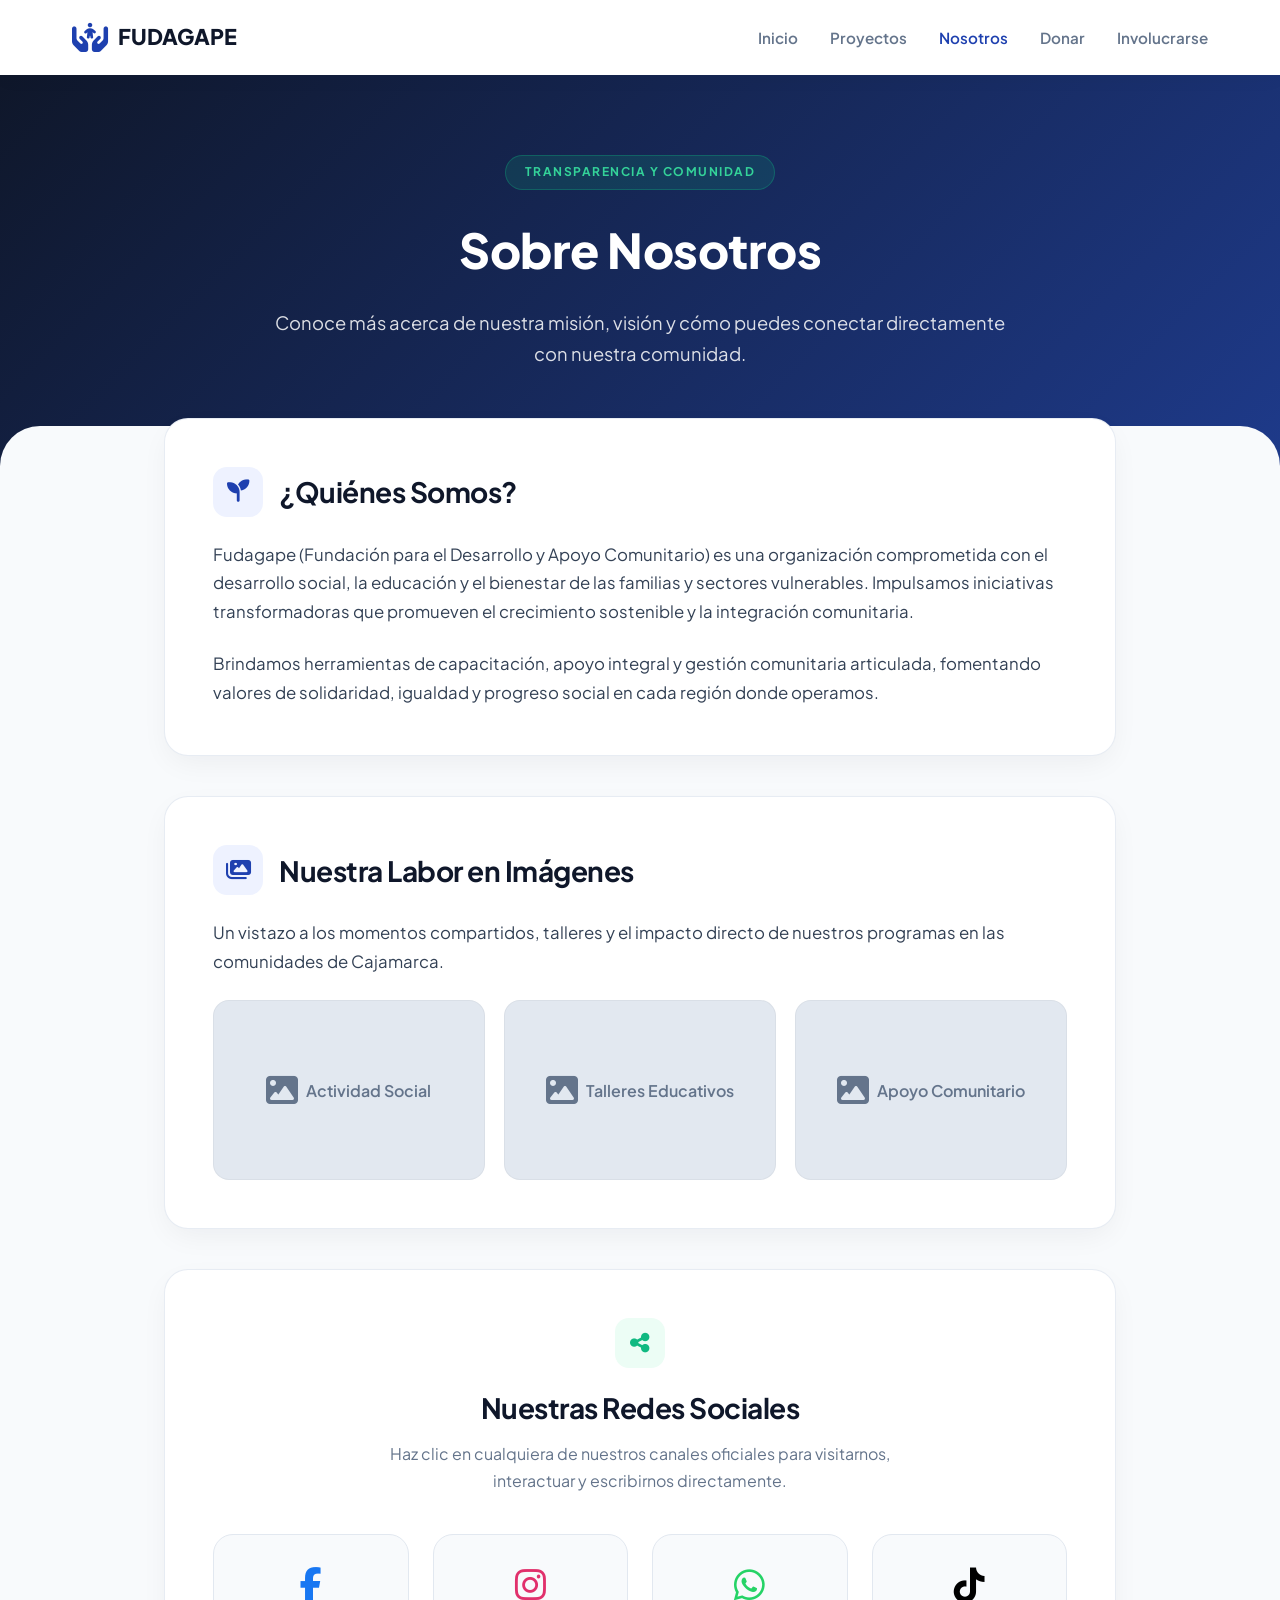
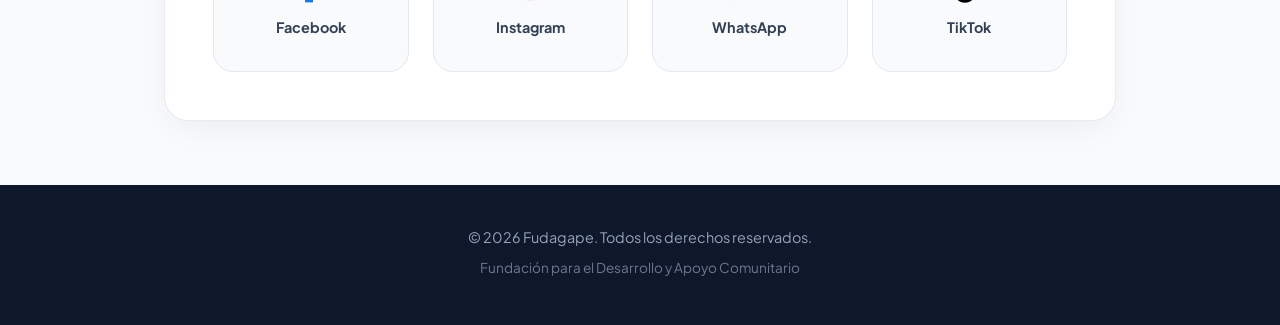
<file: templates/nosotros.html>
<!DOCTYPE html>
<html lang="es">
<head>
    <meta charset="UTF-8">
    <meta name="viewport" content="width=device-width, initial-scale=1.0">
    <title>Nosotros | Fudagape</title>
    <!-- FontAwesome para iconos -->
    <link rel="stylesheet" href="https://cdnjs.cloudflare.com/ajax/libs/font-awesome/6.4.0/css/all.min.css">
    <link href="https://fonts.googleapis.com/css2?family=Plus+Jakarta+Sans:wght@300;400;500;600;700;800&display=swap" rel="stylesheet">
    <style>
        :root {
            --primary: #0F172A;
            --primary-blue: #1E40AF;
            --accent-green: #10B981;
            --text-main: #334155;
            --text-muted: #64748B;
            --bg-body: #F8FAFC;
            --white: #FFFFFF;
            --radius-lg: 24px;
            --shadow-subtle: 0 10px 30px -5px rgba(15, 23, 42, 0.06);
            --shadow-hover: 0 20px 40px -10px rgba(30, 64, 175, 0.12);
        }

        * {
            box-sizing: border-box;
            margin: 0;
            padding: 0;
        }

        html {
            scroll-behavior: smooth;
        }

        body {
            font-family: 'Plus Jakarta Sans', sans-serif;
            background-color: var(--bg-body);
            color: var(--text-main);
            line-height: 1.7;
            display: flex;
            flex-direction: column;
            min-height: 100vh;
        }

        /* NAVBAR */
        header {
            background: var(--white);
            box-shadow: 0 4px 20px rgba(0,0,0,0.03);
            position: sticky;
            top: 0;
            z-index: 100;
        }

        .nav-container {
            max-width: 1200px;
            margin: 0 auto;
            padding: 1.2rem 2rem;
            display: flex;
            justify-content: space-between;
            align-items: center;
        }

        .logo-area {
            display: flex;
            align-items: center;
            gap: 10px;
            font-weight: 800;
            font-size: 1.35rem;
            color: var(--primary);
            text-decoration: none;
        }

        .logo-area i {
            font-size: 1.8rem;
            color: var(--primary-blue);
        }

        nav ul {
            display: flex;
            list-style: none;
            gap: 2rem;
            align-items: center;
        }

        nav a {
            text-decoration: none;
            color: var(--text-muted);
            font-weight: 600;
            font-size: 0.95rem;
            transition: color 0.2s ease;
        }

        nav a:hover, nav a.active {
            color: var(--primary-blue);
        }

        /* HERO SECCIÓN */
        .hero {
            background: linear-gradient(135deg, #0F172A 0%, #1E3A8A 100%);
            color: var(--white);
            padding: 5rem 2rem 6rem;
            text-align: center;
            position: relative;
            overflow: hidden;
        }

        .hero::after {
            content: '';
            position: absolute;
            bottom: 0;
            left: 0;
            right: 0;
            height: 40px;
            background: var(--bg-body);
            border-radius: 40px 40px 0 0;
        }

        .hero-content {
            max-width: 750px;
            margin: 0 auto;
            position: relative;
            z-index: 2;
        }

        .badge {
            background: rgba(16, 185, 129, 0.15);
            border: 1px solid rgba(16, 185, 129, 0.3);
            color: #34D399;
            padding: 0.4rem 1.2rem;
            border-radius: 50px;
            font-size: 0.75rem;
            font-weight: 700;
            text-transform: uppercase;
            letter-spacing: 1.5px;
            display: inline-block;
            margin-bottom: 1.2rem;
        }

        .hero h1 {
            font-size: 3rem;
            font-weight: 800;
            margin-bottom: 1rem;
            letter-spacing: -0.5px;
        }

        .hero p {
            font-size: 1.15rem;
            opacity: 0.85;
            font-weight: 400;
        }

        /* CONTENEDOR PRINCIPAL */
        .main-container {
            max-width: 1000px;
            width: 100%;
            margin: -3rem auto 4rem;
            padding: 0 1.5rem;
            position: relative;
            z-index: 10;
            display: flex;
            flex-direction: column;
            gap: 2.5rem;
            flex: 1;
        }

        /* TARJETAS */
        .card {
            background: var(--white);
            padding: 3rem;
            border-radius: var(--radius-lg);
            box-shadow: var(--shadow-subtle);
            border: 1px solid rgba(226, 232, 240, 0.8);
            transition: transform 0.3s ease, box-shadow 0.3s ease;
        }

        .card:hover {
            transform: translateY(-2px);
            box-shadow: var(--shadow-hover);
        }

        .card-header-flex {
            display: flex;
            align-items: center;
            gap: 1rem;
            margin-bottom: 1.5rem;
        }

        .card-icon-box {
            width: 50px;
            height: 50px;
            background: #EEF2FF;
            color: var(--primary-blue);
            border-radius: 14px;
            display: flex;
            align-items: center;
            justify-content: center;
            font-size: 1.4rem;
        }

        .card h2 {
            color: var(--primary);
            font-size: 1.75rem;
            font-weight: 700;
            letter-spacing: -0.5px;
        }

        .card p {
            color: var(--text-main);
            font-size: 1.05rem;
            margin-bottom: 1.5rem;
        }

        .card p:last-child {
            margin-bottom: 0;
        }

        /* SECCIÓN DE GALERÍA DE FOTOS */
        .gallery-grid {
            display: grid;
            grid-template-columns: repeat(3, 1fr);
            gap: 1.2rem;
            margin-top: 1.5rem;
        }

        .gallery-item {
            background: #E2E8F0;
            border-radius: 16px;
            height: 180px;
            overflow: hidden;
            position: relative;
            display: flex;
            align-items: center;
            justify-content: center;
            color: var(--text-muted);
            font-weight: 600;
            border: 1px solid rgba(0,0,0,0.04);
        }

        /* Si prefieres usar imágenes reales puedes reemplazar el fondo o usar etiquetas <img> */
        .gallery-item img {
            width: 100%;
            height: 100%;
            object-fit: cover;
            transition: transform 0.3s ease;
        }

        .gallery-item:hover img {
            transform: scale(1.05);
        }

        /* SECCIÓN DE REDES SOCIALES */
        .social-section {
            text-align: center;
        }

        .social-section p.subtitle {
            color: var(--text-muted);
            max-width: 550px;
            margin: 0.5rem auto 2.5rem;
            font-size: 1rem;
        }

        .social-grid {
            display: grid;
            grid-template-columns: repeat(4, 1fr);
            gap: 1.5rem;
        }

        .social-btn {
            background: #F8FAFC;
            border: 1px solid #E2E8F0;
            border-radius: 20px;
            padding: 2rem 1rem;
            text-decoration: none;
            display: flex;
            flex-direction: column;
            align-items: center;
            gap: 12px;
            transition: all 0.3s cubic-bezier(0.4, 0, 0.2, 1);
        }

        .social-btn i {
            font-size: 2.2rem;
            transition: transform 0.3s ease;
        }

        .social-btn span {
            font-size: 0.9rem;
            font-weight: 700;
            color: var(--text-main);
        }

        /* Colores corporativos por red social al hacer hover */
        .social-btn.facebook i { color: #1877F2; }
        .social-btn.facebook:hover { background: #1877F2; border-color: #1877F2; }

        .social-btn.instagram i { color: #E1306C; }
        .social-btn.instagram:hover { background: linear-gradient(45deg, #F58529, #DD2A7B, #8134AF); border-color: transparent; }

        .social-btn.whatsapp i { color: #25D366; }
        .social-btn.whatsapp:hover { background: #25D366; border-color: #25D366; }

        .social-btn.tiktok i { color: #000000; }
        .social-btn.tiktok:hover { background: #000000; border-color: #000000; }

        .social-btn:hover i, 
        .social-btn:hover span {
            color: var(--white) !important;
            transform: scale(1.1);
        }

        .social-btn:hover {
            transform: translateY(-4px);
            box-shadow: 0 15px 30px rgba(0,0,0,0.1);
        }

        /* FOOTER */
        footer {
            background: var(--primary);
            color: #94A3B8;
            text-align: center;
            padding: 2.5rem 2rem;
            font-size: 0.9rem;
            margin-top: auto;
        }

        footer p {
            margin-bottom: 0.4rem;
        }

        /* RESPONSIVE */
        @media (max-width: 768px) {
            .hero h1 { font-size: 2.2rem; }
            .social-grid { grid-template-columns: repeat(2, 1fr); }
            .gallery-grid { grid-template-columns: repeat(1, 1fr); }
            .card { padding: 2rem 1.5rem; }
            nav ul { display: none; }
        }
    </style>
</head>
<body>

    <!-- BARRA DE NAVEGACIÓN COMPLETA Y COMPATIBLE CON FLASK -->
    <header>
        <div class="nav-container">
            <a href="/" class="logo-area">
                <i class="fa-solid fa-hands-holding-child"></i>
                <span>FUDAGAPE</span>
            </a>
            <nav>
                <ul>
                    <li><a href="/">Inicio</a></li>
                    <li><a href="/#proyectos">Proyectos</a></li>
                    <li><a href="/nosotros" class="active">Nosotros</a></li>
                    <li><a href="/#donar">Donar</a></li>
                    <li><a href="/#involucrarse">Involucrarse</a></li>
                </ul>
            </nav>
        </div>
    </header>

    <!-- CABECERA HERO -->
    <section class="hero">
        <div class="hero-content">
            <span class="badge">Transparencia y Comunidad</span>
            <h1>Sobre Nosotros</h1>
            <p>Conoce más acerca de nuestra misión, visión y cómo puedes conectar directamente con nuestra comunidad.</p>
        </div>
    </section>

    <!-- CONTENIDO PRINCIPAL -->
    <main class="main-container">
        
        <!-- ¿Quiénes Somos? -->
        <div class="card">
            <div class="card-header-flex">
                <div class="card-icon-box">
                    <i class="fa-solid fa-seedling"></i>
                </div>
                <h2>¿Quiénes Somos?</h2>
            </div>
            <p>
                Fudagape (Fundación para el Desarrollo y Apoyo Comunitario) es una organización comprometida con el desarrollo social, la educación y el bienestar de las familias y sectores vulnerables. Impulsamos iniciativas transformadoras que promueven el crecimiento sostenible y la integración comunitaria.
            </p>
            <p>
                Brindamos herramientas de capacitación, apoyo integral y gestión comunitaria articulada, fomentando valores de solidaridad, igualdad y progreso social en cada región donde operamos.
            </p>
        </div>

        <!-- Sección de Fotos / Galería Comunitaria -->
        <div class="card">
            <div class="card-header-flex">
                <div class="card-icon-box">
                    <i class="fa-solid fa-images"></i>
                </div>
                <h2>Nuestra Labor en Imágenes</h2>
            </div>
            <p>
                Un vistazo a los momentos compartidos, talleres y el impacto directo de nuestros programas en las comunidades de Cajamarca.
            </p>
            
            <div class="gallery-grid">
                <!-- Puedes cambiar las etiquetas div por <img src="tu_imagen.jpg" alt="..."> si prefieres fotos reales -->
                <div class="gallery-item">
                    <i class="fa-solid fa-image" style="font-size: 2rem; margin-right: 8px;"></i> Actividad Social
                </div>
                <div class="gallery-item">
                    <i class="fa-solid fa-image" style="font-size: 2rem; margin-right: 8px;"></i> Talleres Educativos
                </div>
                <div class="gallery-item">
                    <i class="fa-solid fa-image" style="font-size: 2rem; margin-right: 8px;"></i> Apoyo Comunitario
                </div>
            </div>
        </div>

        <!-- Redes Sociales -->
        <div id="contacto" class="card social-section">
            <div style="display: inline-flex; justify-content: center; align-items: center; width: 50px; height: 50px; background: #ECFDF5; color: var(--accent-green); border-radius: 14px; font-size: 1.4rem; margin-bottom: 1rem;">
                <i class="fa-solid fa-share-nodes"></i>
            </div>
            <h2>Nuestras Redes Sociales</h2>
            <p class="subtitle">
                Haz clic en cualquiera de nuestros canales oficiales para visitarnos, interactuar y escribirnos directamente.
            </p>
            
            <div class="social-grid">
                <!-- Facebook -->
                <a href="https://www.facebook.com/fudagape?mibextid=2JQ9oc" target="_blank" class="social-btn facebook" title="Facebook">
                    <i class="fa-brands fa-facebook-f"></i>
                    <span>Facebook</span>
                </a>
                
                <!-- Instagram -->
                <a href="https://www.instagram.com/fudagapeeltallerdelmaestro/" target="_blank" class="social-btn instagram" title="Instagram">
                    <i class="fa-brands fa-instagram"></i>
                    <span>Instagram</span>
                </a>
                
                <!-- WhatsApp -->
                <a href="https://api.whatsapp.com/send?phone=14076555078&text=Hola%20Fudagape!" target="_blank" class="social-btn whatsapp" title="WhatsApp">
                    <i class="fa-brands fa-whatsapp"></i>
                    <span>WhatsApp</span>
                </a>
                
                <!-- TikTok -->
                <a href="https://www.tiktok.com/@fudagape" target="_blank" class="social-btn tiktok" title="TikTok">
                    <i class="fa-brands fa-tiktok"></i>
                    <span>TikTok</span>
                </a>
            </div>
        </div>

    </main>

    <!-- PIE DE PÁGINA -->
    <footer>
        <p>&copy; 2026 Fudagape. Todos los derechos reservados.</p>
        <p style="font-size: 0.85rem; opacity: 0.7;">Fundación para el Desarrollo y Apoyo Comunitario</p>
    </footer>

</body>
</html>
</file>
